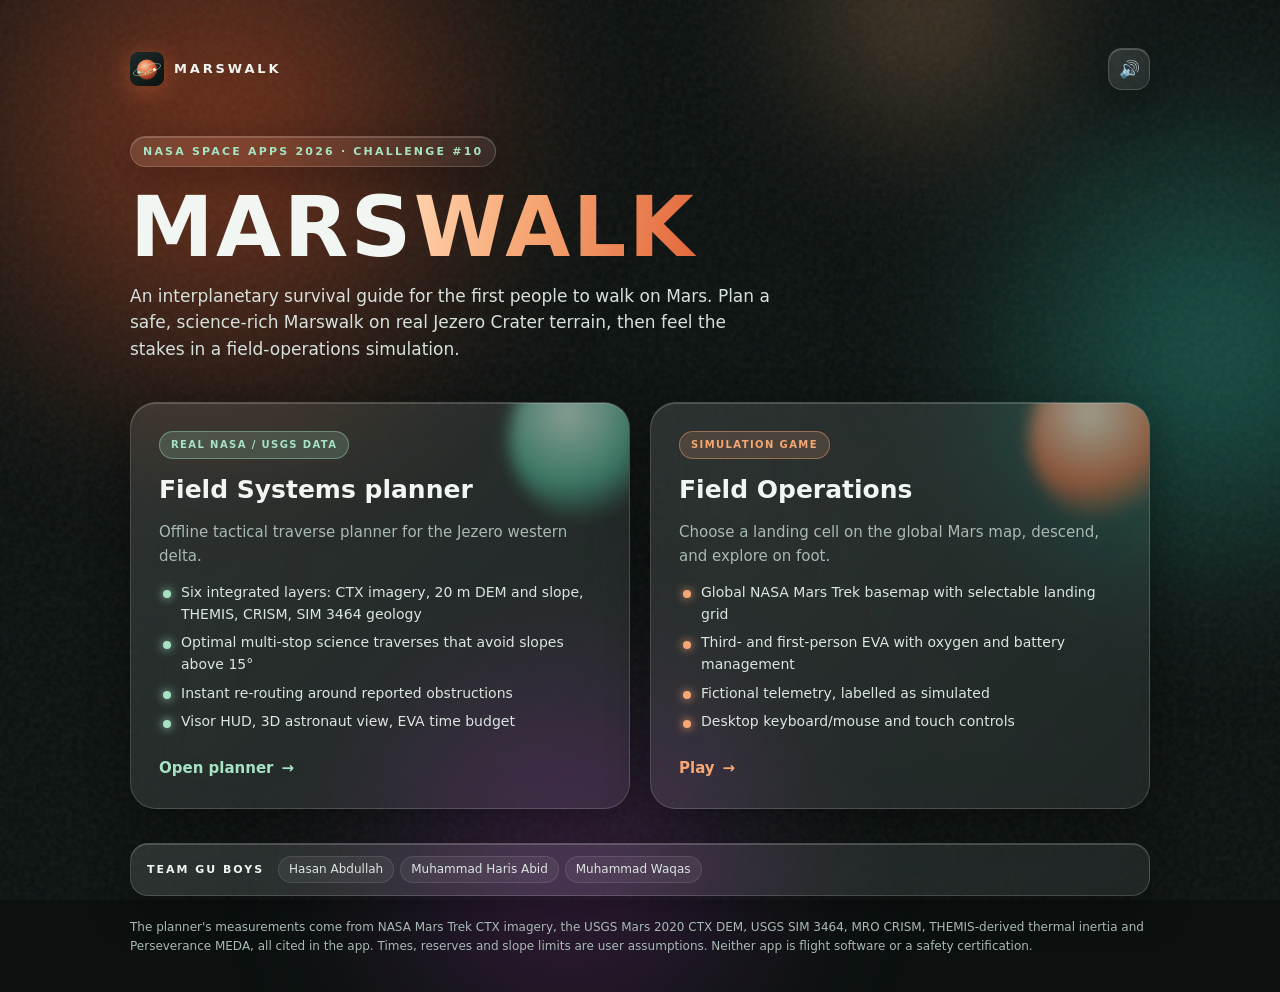
<file: index.html>
<!doctype html>
<html lang="en">
<head>
<meta charset="utf-8">
<meta name="viewport" content="width=device-width,initial-scale=1">
<meta name="theme-color" content="#0c1110">
<title>MARSWALK · Interplanetary Survival Guide</title>
<meta name="description" content="NASA Space Apps 2026 · Challenge #10 Interplanetary Survival Guide: Martian Map. A real-data traverse planner for Jezero Crater and a companion EVA game, by team GU BOYS.">
<link rel="icon" type="image/svg+xml" href="favicon.svg">
<style>
:root{color-scheme:dark;--text:#f1f6f2;--muted:#a9b9b4;--mint:#a6e3c3;--orange:#f6a774;--glass:rgba(255,255,255,.07);--glass-2:rgba(255,255,255,.12);--edge:rgba(255,255,255,.16);font:15px/1.55 Inter,ui-sans-serif,system-ui,-apple-system,"Segoe UI",sans-serif}
*{box-sizing:border-box}
html,body{min-height:100%}
body{margin:0;color:var(--text);background:#0c1110;overflow-x:hidden}
/* liquid background: slow drifting colour blobs, blurred into each other */
.liquid{position:fixed;inset:-20vmax;z-index:0;filter:blur(60px) saturate(1.2);pointer-events:none}
.blob{position:absolute;border-radius:50%;opacity:.55;mix-blend-mode:screen;animation:drift 24s ease-in-out infinite alternate}
.b1{width:60vmax;height:60vmax;left:5%;top:0;background:radial-gradient(circle,#c4542f 0,transparent 65%)}
.b2{width:50vmax;height:50vmax;right:0;top:20%;background:radial-gradient(circle,#2f8f7f 0,transparent 65%);animation-duration:30s;animation-delay:-8s}
.b3{width:45vmax;height:45vmax;left:30%;bottom:0;background:radial-gradient(circle,#7d3a8a 0,transparent 65%);opacity:.35;animation-duration:34s;animation-delay:-15s}
.b4{width:30vmax;height:30vmax;left:55%;top:5%;background:radial-gradient(circle,#f0b37a 0,transparent 65%);opacity:.3;animation-duration:20s}
@keyframes drift{0%{transform:translate(0,0) scale(1) rotate(0)}50%{transform:translate(6vmax,-4vmax) scale(1.12) rotate(40deg)}100%{transform:translate(-5vmax,5vmax) scale(.92) rotate(-30deg)}}
.grain{position:fixed;inset:0;z-index:1;pointer-events:none;opacity:.07;background-image:url("data:image/svg+xml,%3Csvg viewBox='0 0 200 200' xmlns='http://www.w3.org/2000/svg'%3E%3Cfilter id='n'%3E%3CfeTurbulence type='fractalNoise' baseFrequency='.85' numOctaves='3' stitchTiles='stitch'/%3E%3C/filter%3E%3Crect width='100%25' height='100%25' filter='url(%23n)'/%3E%3C/svg%3E")}
main{position:relative;z-index:2;max-width:1060px;margin:auto;padding:48px 20px 36px}
.top{display:flex;justify-content:space-between;align-items:center;gap:12px;margin-bottom:46px}
.logo{display:flex;align-items:center;gap:10px;font-weight:800;letter-spacing:.22em;font-size:13px}
.logo img{width:34px;height:34px;filter:drop-shadow(0 4px 12px rgba(226,104,60,.45))}
.glass{background:linear-gradient(135deg,var(--glass-2),var(--glass));border:1px solid var(--edge);backdrop-filter:blur(22px) saturate(1.5);-webkit-backdrop-filter:blur(22px) saturate(1.5);box-shadow:0 10px 40px rgba(0,0,0,.35),inset 0 1px 0 rgba(255,255,255,.18)}
.icon-btn{width:42px;height:42px;border-radius:14px;color:var(--text);font-size:17px;cursor:pointer;transition:transform .25s cubic-bezier(.3,1.6,.5,1)}
.icon-btn:hover{transform:translateY(-2px) scale(1.06)}.icon-btn:active{transform:scale(.92)}
.eyebrow{display:inline-block;font-size:11px;letter-spacing:.2em;color:var(--mint);font-weight:700;text-transform:uppercase;padding:6px 12px;border-radius:999px}
h1{font-size:clamp(40px,8vw,84px);line-height:1;margin:18px 0 14px;letter-spacing:.03em;font-weight:900}
h1 span{background:linear-gradient(100deg,#ffd2ad,#f6a774 40%,#e2683c);-webkit-background-clip:text;background-clip:text;color:transparent}
.lead{color:#d6e1dc;max-width:640px;font-size:17px;margin:0}
.grid{display:grid;grid-template-columns:repeat(auto-fit,minmax(300px,1fr));gap:20px;margin:40px 0 34px}
a.card{--mx:50%;--my:50%;position:relative;overflow:hidden;display:flex;flex-direction:column;gap:12px;text-decoration:none;color:inherit;border-radius:26px;padding:28px;transition:transform .45s cubic-bezier(.2,1.4,.4,1),border-color .3s,box-shadow .3s}
a.card:before{content:"";position:absolute;inset:0;background:radial-gradient(420px circle at var(--mx) var(--my),rgba(255,255,255,.16),transparent 45%);opacity:0;transition:opacity .3s;pointer-events:none}
a.card:hover:before,a.card:focus-visible:before{opacity:1}
a.card:hover,a.card:focus-visible{transform:translateY(-6px);border-color:rgba(166,227,195,.6);box-shadow:0 24px 60px rgba(0,0,0,.45),0 0 0 1px rgba(166,227,195,.25),inset 0 1px 0 rgba(255,255,255,.25);outline:none}
a.card.game:hover,a.card.game:focus-visible{border-color:rgba(246,167,116,.7);box-shadow:0 24px 60px rgba(0,0,0,.45),0 0 0 1px rgba(246,167,116,.3),inset 0 1px 0 rgba(255,255,255,.25)}
a.card:active{transform:translateY(-2px) scale(.985)}
.orb{position:absolute;right:-50px;top:-50px;width:170px;height:170px;border-radius:50%;filter:blur(8px);opacity:.55;background:radial-gradient(circle at 35% 35%,#d7fbe9,#4fb595 45%,transparent 70%);animation:float 7s ease-in-out infinite}
.game .orb{background:radial-gradient(circle at 35% 35%,#ffe2c8,#e2683c 45%,transparent 70%);animation-delay:-3s}
@keyframes float{50%{transform:translate(-14px,16px) scale(1.08)}}
.tag{position:relative;align-self:flex-start;font-size:10px;font-weight:800;letter-spacing:.14em;border-radius:999px;padding:5px 11px;background:rgba(166,227,195,.18);color:var(--mint);border:1px solid rgba(166,227,195,.4)}
.game .tag{background:rgba(246,167,116,.16);color:var(--orange);border-color:rgba(246,167,116,.45)}
.card h2{position:relative;margin:0;font-size:25px}.card p{position:relative;margin:0;color:var(--muted)}
.card ul{position:relative;margin:2px 0 0;padding:0;list-style:none;display:grid;gap:7px;color:#dbe5e0;font-size:14px}
.card li{padding-left:22px;position:relative}.card li:before{content:"";position:absolute;left:4px;top:.6em;width:8px;height:8px;border-radius:50%;background:var(--mint);box-shadow:0 0 10px var(--mint)}
.game li:before{background:var(--orange);box-shadow:0 0 10px var(--orange)}
.go{position:relative;margin-top:auto;padding-top:12px;display:inline-flex;align-items:center;gap:8px;font-weight:800;color:var(--mint)}
.go i{display:inline-block;transition:transform .35s cubic-bezier(.3,1.6,.5,1);font-style:normal}a.card:hover .go i{transform:translateX(6px)}
.game .go{color:var(--orange)}
.team{display:flex;flex-wrap:wrap;align-items:center;gap:8px 14px;padding:12px 16px;border-radius:18px;font-size:12px;color:var(--muted);margin-bottom:22px}
.team b{color:var(--text);letter-spacing:.18em;font-size:11px}
.team .names{display:flex;flex-wrap:wrap;gap:6px}
.team .names span{padding:3px 10px;border-radius:999px;background:rgba(255,255,255,.06);border:1px solid rgba(255,255,255,.1);color:#dbe5e0}
footer{color:var(--muted);font-size:12px;line-height:1.6}
.ripple{position:absolute;border-radius:50%;pointer-events:none;transform:scale(0);background:radial-gradient(circle,rgba(255,255,255,.35),rgba(255,255,255,0) 70%);animation:ripple .7s ease-out forwards}
@keyframes ripple{to{transform:scale(1);opacity:0}}
.reveal{opacity:0;transform:translateY(18px);animation:in .8s cubic-bezier(.2,.9,.3,1) forwards}
.d1{animation-delay:.05s}.d2{animation-delay:.15s}.d3{animation-delay:.25s}.d4{animation-delay:.35s}.d5{animation-delay:.45s}
@keyframes in{to{opacity:1;transform:none}}
@media(prefers-reduced-motion:reduce){*,*:before{animation:none!important;transition:none!important}.reveal{opacity:1;transform:none}}
@media(max-width:520px){main{padding-top:28px}.top{margin-bottom:28px}a.card{padding:22px}}
</style>
</head>
<body>
<div class="liquid" aria-hidden="true"><i class="blob b1"></i><i class="blob b2"></i><i class="blob b3"></i><i class="blob b4"></i></div>
<div class="grain" aria-hidden="true"></div>
<main>
  <div class="top reveal d1">
    <div class="logo"><img src="favicon.svg" alt="">MARSWALK</div>
    <button class="icon-btn glass" data-sound-toggle aria-label="Toggle sound">🔊</button>
  </div>
  <span class="eyebrow glass reveal d1">NASA Space Apps 2026 · Challenge #10</span>
  <h1 class="reveal d2">MARS<span>WALK</span></h1>
  <p class="lead reveal d2">An interplanetary survival guide for the first people to walk on Mars. Plan a safe, science-rich Marswalk on real Jezero Crater terrain, then feel the stakes in a field-operations simulation.</p>
  <div class="grid">
    <a class="card glass reveal d3" href="marswalk.html" data-sfx="success">
      <i class="orb" aria-hidden="true"></i>
      <span class="tag">REAL NASA / USGS DATA</span>
      <h2>Field Systems planner</h2>
      <p>Offline tactical traverse planner for the Jezero western delta.</p>
      <ul>
        <li>Six integrated layers: CTX imagery, 20 m DEM and slope, THEMIS, CRISM, SIM 3464 geology</li>
        <li>Optimal multi-stop science traverses that avoid slopes above 15°</li>
        <li>Instant re-routing around reported obstructions</li>
        <li>Visor HUD, 3D astronaut view, EVA time budget</li>
      </ul>
      <span class="go">Open planner <i>→</i></span>
    </a>
    <a class="card glass game reveal d4" href="field-operations.html" data-sfx="success">
      <i class="orb" aria-hidden="true"></i>
      <span class="tag">SIMULATION GAME</span>
      <h2>Field Operations</h2>
      <p>Choose a landing cell on the global Mars map, descend, and explore on foot.</p>
      <ul>
        <li>Global NASA Mars Trek basemap with selectable landing grid</li>
        <li>Third- and first-person EVA with oxygen and battery management</li>
        <li>Fictional telemetry, labelled as simulated</li>
        <li>Desktop keyboard/mouse and touch controls</li>
      </ul>
      <span class="go">Play <i>→</i></span>
    </a>
  </div>
  <div class="team glass reveal d5" aria-label="Team">
    <b>TEAM GU BOYS</b>
    <span class="names"><span>Hasan Abdullah</span><span>Muhammad Haris Abid</span><span>Muhammad Waqas</span></span>
  </div>
  <footer class="reveal d5">The planner's measurements come from NASA Mars Trek CTX imagery, the USGS Mars 2020 CTX DEM, USGS SIM 3464, MRO CRISM, THEMIS-derived thermal inertia and Perseverance MEDA, all cited in the app. Times, reserves and slope limits are user assumptions. Neither app is flight software or a safety certification.</footer>
</main>
<script src="sound.js"></script>
<script>
// cursor-following sheen and liquid ripple on the glass cards
document.querySelectorAll('a.card').forEach(card => {
  card.addEventListener('pointermove', e => { const r = card.getBoundingClientRect(); card.style.setProperty('--mx', `${e.clientX - r.left}px`); card.style.setProperty('--my', `${e.clientY - r.top}px`); });
  card.addEventListener('pointerdown', e => { const r = card.getBoundingClientRect(), s = Math.max(r.width, r.height) * 2.2, d = document.createElement('i');
    d.className = 'ripple'; d.style.cssText = `width:${s}px;height:${s}px;left:${e.clientX - r.left - s / 2}px;top:${e.clientY - r.top - s / 2}px`; card.appendChild(d); setTimeout(() => d.remove(), 750); });
  // give the sound a moment to play before navigating
  card.addEventListener('click', e => { if (e.metaKey || e.ctrlKey || e.shiftKey || window.SFX?.muted) return; e.preventDefault(); setTimeout(() => location.href = card.href, 180); });
});
</script>
</body>
</html>
</file>
